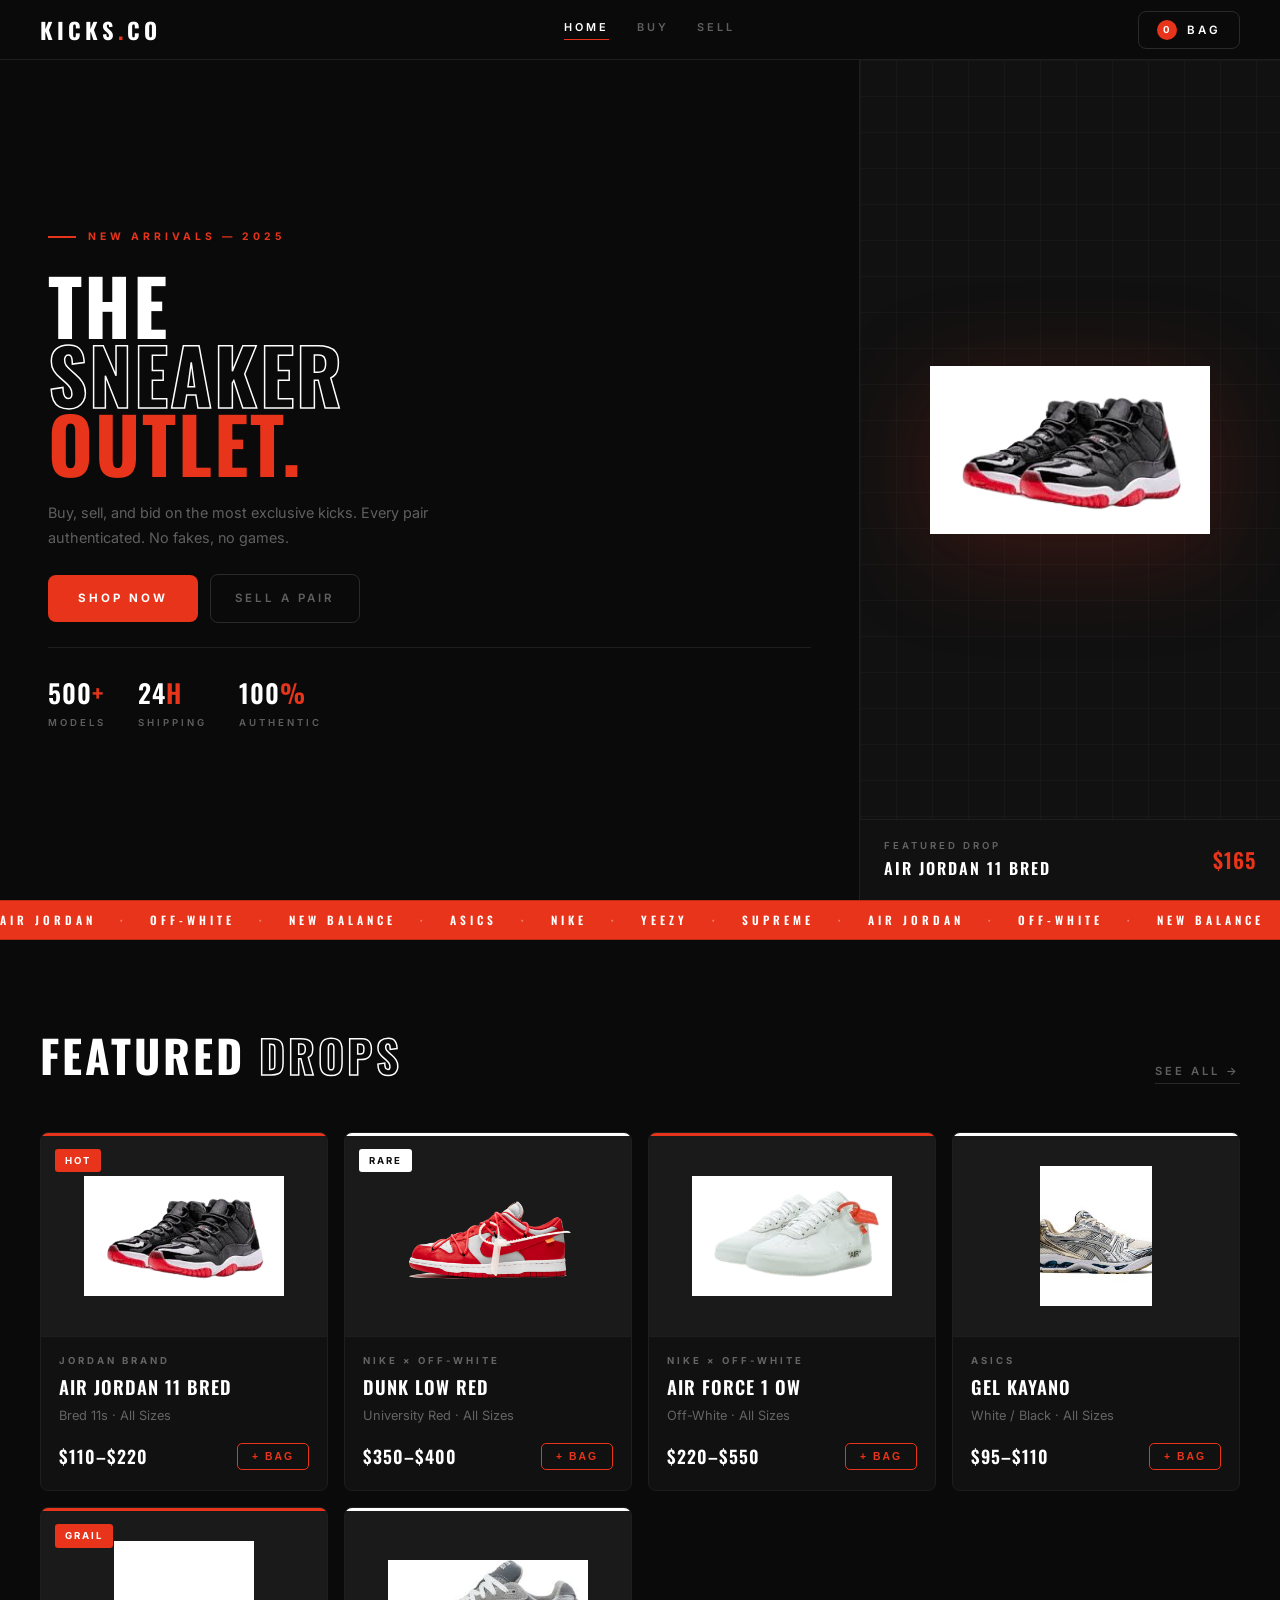
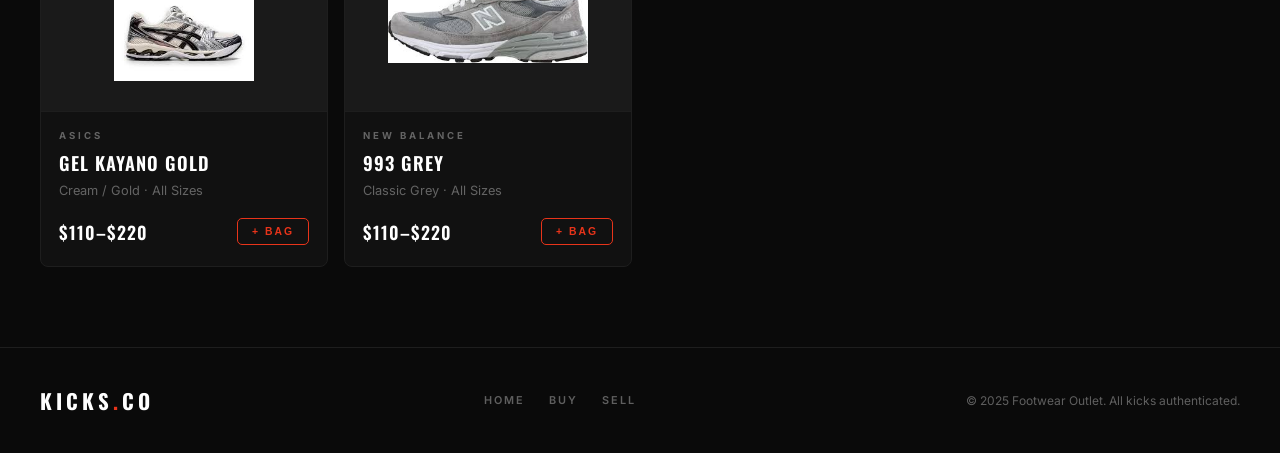
<file: index.html>
<!DOCTYPE html>
<html lang="en">
<head>
  <meta charset="UTF-8">
  <meta name="viewport" content="width=device-width, initial-scale=1.0">
  <title>Footwear Outlet</title>
  <link rel="preconnect" href="https://fonts.googleapis.com">
  <link href="https://fonts.googleapis.com/css2?family=Inter:wght@400;500;600;700;800;900&family=Oswald:wght@500;600;700&display=swap" rel="stylesheet">
  <link rel="stylesheet" href="Footwear.css">
</head>
<body>

<div class="cart-overlay" id="cartOverlay" onclick="toggleCart()"></div>
<aside class="cart-sidebar" id="cartSidebar">
  <div class="cart-header">
    <h2>YOUR BAG</h2>
    <button class="close-cart" onclick="toggleCart()">✕</button>
  </div>
  <div class="cart-items" id="cartItems">
    <p class="empty-cart-msg">Nothing in the bag yet.</p>
  </div>
  <div class="cart-footer">
    <div class="cart-total"><span>TOTAL</span><span id="cartTotal">$0</span></div>
    <button class="checkout-btn">CHECKOUT</button>
  </div>
</aside>

<nav class="navbar">
  <div class="nav-logo">KICKS<span>.</span>CO</div>
  <div class="nav-links">
    <a href="index.html" class="active">Home</a>
    <a href="Buyers_Page.html">Buy</a>
    <a href="Sellers_Page.html">Sell</a>
  </div>
  <button class="cart-btn" onclick="toggleCart()">
    <span class="cart-dot" id="cartCount">0</span>
    BAG
  </button>
</nav>

<!-- HERO -->
<section class="hero">
  <div class="hero-left">
    <div class="eyebrow">
      <div class="eyebrow-line"></div>
      <span class="eyebrow-text">New Arrivals — 2025</span>
    </div>
    <h1 class="hero-title">
      THE<br>
      <span class="outline">SNEAKER</span><br>
      <span class="accent">OUTLET.</span>
    </h1>
    <p class="hero-desc">Buy, sell, and bid on the most exclusive kicks. Every pair authenticated. No fakes, no games.</p>
    <div class="hero-btns">
      <a href="Buyers_Page.html" class="btn-main">Shop Now</a>
      <a href="Sellers_Page.html" class="btn-sec">Sell a Pair</a>
    </div>
    <div class="hero-stats">
      <div class="stat">
        <div class="stat-val">500<span>+</span></div>
        <div class="stat-lbl">Models</div>
      </div>
      <div class="stat">
        <div class="stat-val">24<span>H</span></div>
        <div class="stat-lbl">Shipping</div>
      </div>
      <div class="stat">
        <div class="stat-val">100<span>%</span></div>
        <div class="stat-lbl">Authentic</div>
      </div>
    </div>
  </div>
  <div class="hero-right">
    <div class="hero-right-top">
      <img src="s1.png" alt="Featured Sneaker" class="hero-shoe-img">
    </div>
    <div class="hero-right-bottom">
      <div>
        <div class="drop-label">Featured Drop</div>
        <div class="drop-name">Air Jordan 11 Bred</div>
      </div>
      <div class="drop-price">$165</div>
    </div>
  </div>
</section>

<!-- MARQUEE -->
<div class="marquee-bar">
  <div class="marquee-track">
    <span>Air Jordan</span><span class="sep">·</span>
    <span>Off-White</span><span class="sep">·</span>
    <span>New Balance</span><span class="sep">·</span>
    <span>Asics</span><span class="sep">·</span>
    <span>Nike</span><span class="sep">·</span>
    <span>Yeezy</span><span class="sep">·</span>
    <span>Supreme</span><span class="sep">·</span>
    <span>Air Jordan</span><span class="sep">·</span>
    <span>Off-White</span><span class="sep">·</span>
    <span>New Balance</span><span class="sep">·</span>
    <span>Asics</span><span class="sep">·</span>
    <span>Nike</span><span class="sep">·</span>
    <span>Yeezy</span><span class="sep">·</span>
    <span>Supreme</span><span class="sep">·</span>
  </div>
</div>

<!-- PRODUCTS -->
<section class="products-section">
  <div class="section-header">
    <h2 class="section-title">FEATURED <span class="title-outline">DROPS</span></h2>
    <a href="Buyers_Page.html" class="see-all">See All →</a>
  </div>
  <div class="products-grid">

    <div class="shoe-card">
      <div class="card-accent" style="background:#e8341a;"></div>
      <div class="card-badge">HOT</div>
      <div class="card-img-wrap"><img src="s1.png" alt="Air Jordan 11 Bred"></div>
      <div class="card-body">
        <span class="card-brand">JORDAN BRAND</span>
        <h3>Air Jordan 11 Bred</h3>
        <p>Bred 11s · All Sizes</p>
        <div class="card-footer-row">
          <span class="card-price">$110–$220</span>
          <button class="add-btn" onclick="addToCart('Air Jordan 11 Bred', 165)">+ BAG</button>
        </div>
      </div>
    </div>

    <div class="shoe-card">
      <div class="card-accent" style="background:#fff;"></div>
      <div class="card-badge" style="background:#fff;color:#111;">RARE</div>
      <div class="card-img-wrap"><img src="s2.png" alt="Off-White Dunk Low"></div>
      <div class="card-body">
        <span class="card-brand">NIKE × OFF-WHITE</span>
        <h3>Dunk Low Red</h3>
        <p>University Red · All Sizes</p>
        <div class="card-footer-row">
          <span class="card-price">$350–$400</span>
          <button class="add-btn" onclick="addToCart('Off-White Dunk Low', 375)">+ BAG</button>
        </div>
      </div>
    </div>

    <div class="shoe-card">
      <div class="card-accent" style="background:#e8341a;"></div>
      <div class="card-img-wrap"><img src="s3.png" alt="Off-White Air Force 1"></div>
      <div class="card-body">
        <span class="card-brand">NIKE × OFF-WHITE</span>
        <h3>Air Force 1 OW</h3>
        <p>Off-White · All Sizes</p>
        <div class="card-footer-row">
          <span class="card-price">$220–$550</span>
          <button class="add-btn" onclick="addToCart('Off-White Air Force 1', 385)">+ BAG</button>
        </div>
      </div>
    </div>

    <div class="shoe-card">
      <div class="card-accent" style="background:#fff;"></div>
      <div class="card-img-wrap"><img src="s4.png" alt="Asics Gel Kayano"></div>
      <div class="card-body">
        <span class="card-brand">ASICS</span>
        <h3>Gel Kayano</h3>
        <p>White / Black · All Sizes</p>
        <div class="card-footer-row">
          <span class="card-price">$95–$110</span>
          <button class="add-btn" onclick="addToCart('Asics Gel Kayano', 102)">+ BAG</button>
        </div>
      </div>
    </div>

    <div class="shoe-card">
      <div class="card-accent" style="background:#e8341a;"></div>
      <div class="card-badge">GRAIL</div>
      <div class="card-img-wrap"><img src="s5.png" alt="Asics Gel Kayano Gold"></div>
      <div class="card-body">
        <span class="card-brand">ASICS</span>
        <h3>Gel Kayano Gold</h3>
        <p>Cream / Gold · All Sizes</p>
        <div class="card-footer-row">
          <span class="card-price">$110–$220</span>
          <button class="add-btn" onclick="addToCart('Asics Gel Kayano Gold', 165)">+ BAG</button>
        </div>
      </div>
    </div>

    <div class="shoe-card">
      <div class="card-accent" style="background:#fff;"></div>
      <div class="card-img-wrap"><img src="s6.png" alt="New Balance 993"></div>
      <div class="card-body">
        <span class="card-brand">NEW BALANCE</span>
        <h3>993 Grey</h3>
        <p>Classic Grey · All Sizes</p>
        <div class="card-footer-row">
          <span class="card-price">$110–$220</span>
          <button class="add-btn" onclick="addToCart('New Balance 993', 165)">+ BAG</button>
        </div>
      </div>
    </div>

  </div>
</section>

<footer class="site-footer">
  <div class="footer-inner">
    <div class="footer-logo">KICKS<span>.</span>CO</div>
    <div class="footer-links">
      <a href="index.html">Home</a>
      <a href="Buyers_Page.html">Buy</a>
      <a href="Sellers_Page.html">Sell</a>
    </div>
    <p class="footer-copy">© 2025 Footwear Outlet. All kicks authenticated.</p>
  </div>
</footer>

<script src="Footwear.js"></script>
</body>
</html>
</file>
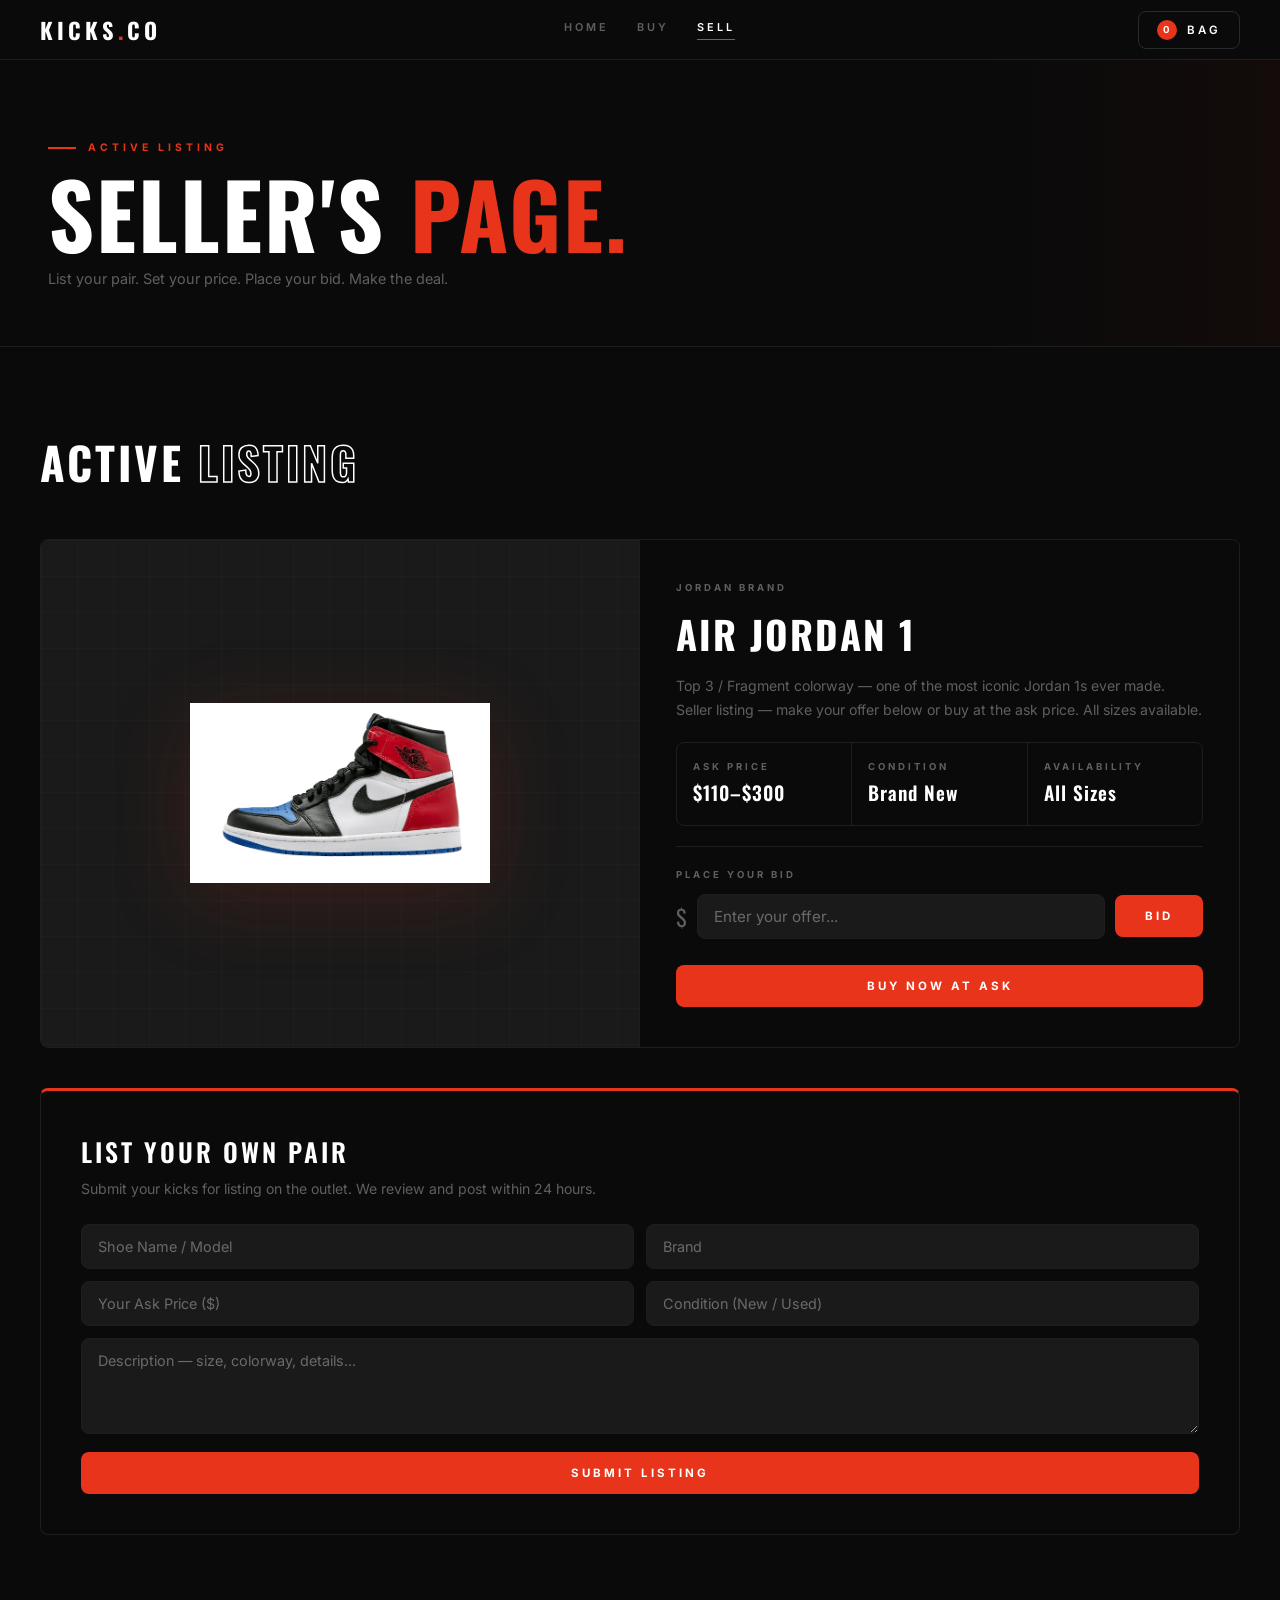
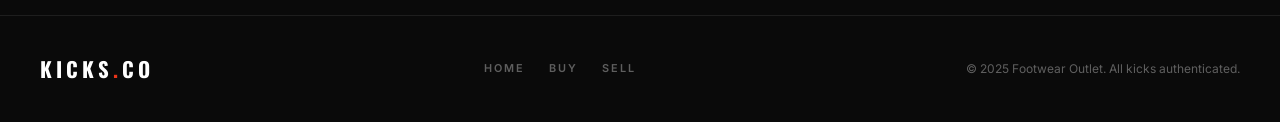
<file: Sellers_Page.html>
<!DOCTYPE html>
<html lang="en">
<head>
  <meta charset="UTF-8">
  <meta name="viewport" content="width=device-width, initial-scale=1.0">
  <title>Sell — Footwear Outlet</title>
  <link rel="preconnect" href="https://fonts.googleapis.com">
  <link href="https://fonts.googleapis.com/css2?family=Inter:wght@400;500;600;700;800;900&family=Oswald:wght@500;600;700&display=swap" rel="stylesheet">
  <link rel="stylesheet" href="Footwear.css">
</head>
<body>

<div class="cart-overlay" id="cartOverlay" onclick="toggleCart()"></div>
<aside class="cart-sidebar" id="cartSidebar">
  <div class="cart-header"><h2>YOUR BAG</h2><button class="close-cart" onclick="toggleCart()">✕</button></div>
  <div class="cart-items" id="cartItems"><p class="empty-cart-msg">Nothing in the bag yet.</p></div>
  <div class="cart-footer">
    <div class="cart-total"><span>TOTAL</span><span id="cartTotal">$0</span></div>
    <button class="checkout-btn">CHECKOUT</button>
  </div>
</aside>

<nav class="navbar">
  <div class="nav-logo"><a href="index.html" style="color:inherit;">KICKS<span>.</span>CO</a></div>
  <div class="nav-links">
    <a href="index.html">Home</a>
    <a href="Buyers_Page.html">Buy</a>
    <a href="Sellers_Page.html" class="active">Sell</a>
  </div>
  <button class="cart-btn" onclick="toggleCart()">
    <span class="cart-dot" id="cartCount">0</span>BAG
  </button>
</nav>

<section class="page-hero">
  <div class="eyebrow"><div class="eyebrow-line"></div><span class="eyebrow-text">Active Listing</span></div>
  <h1>SELLER'S <span class="accent">PAGE.</span></h1>
  <p>List your pair. Set your price. Place your bid. Make the deal.</p>
</section>

<section class="products-section">
  <div class="section-header">
    <h2 class="section-title">ACTIVE <span class="title-outline">LISTING</span></h2>
  </div>

  <div class="featured-item">
    <div class="featured-img-wrap">
      <img src="s8.png" alt="Air Jordan 1">
    </div>
    <div class="featured-details">
      <span class="card-brand">JORDAN BRAND</span>
      <h2 class="feat-name">Air Jordan 1</h2>
      <p class="feat-desc">Top 3 / Fragment colorway — one of the most iconic Jordan 1s ever made. Seller listing — make your offer below or buy at the ask price. All sizes available.</p>

      <div class="feat-stats">
        <div class="feat-stat">
          <p class="feat-stat-label">Ask Price</p>
          <p class="feat-stat-val">$110–$300</p>
        </div>
        <div class="feat-stat">
          <p class="feat-stat-label">Condition</p>
          <p class="feat-stat-val">Brand New</p>
        </div>
        <div class="feat-stat">
          <p class="feat-stat-label">Availability</p>
          <p class="feat-stat-val">All Sizes</p>
        </div>
      </div>

      <div class="bid-block">
        <p class="size-label">Place Your Bid</p>
        <div class="bid-row">
          <span class="dollar">$</span>
          <input type="number" id="counterbid" placeholder="Enter your offer..." min="1">
          <button class="btn-main" onclick="Counterbid()">BID</button>
        </div>
        <div class="bid-result" id="bidResult" style="display:none;">
          <div class="bid-result-inner">
            <p class="bid-label-sm">Your Bid</p>
            <p id="BID" class="bid-amount"></p>
            <p class="bid-note">Bid submitted. Seller will respond within 24 hours.</p>
          </div>
        </div>
      </div>

      <button class="btn-main btn-full" onclick="addToCart('Air Jordan 1 Top 3', 205)">BUY NOW AT ASK</button>
    </div>
  </div>

  <!-- LIST YOUR OWN -->
  <div class="sell-form-block">
    <div class="sell-form-header">
      <h3>List Your Own Pair</h3>
      <p>Submit your kicks for listing on the outlet. We review and post within 24 hours.</p>
    </div>
    <div class="sell-form">
      <div class="form-row">
        <input type="text" class="sell-input" placeholder="Shoe Name / Model">
        <input type="text" class="sell-input" placeholder="Brand">
      </div>
      <div class="form-row">
        <input type="number" class="sell-input" placeholder="Your Ask Price ($)">
        <input type="text" class="sell-input" placeholder="Condition (New / Used)">
      </div>
      <textarea class="sell-input" rows="4" placeholder="Description — size, colorway, details..."></textarea>
      <button class="btn-main btn-full" onclick="submitListing()">SUBMIT LISTING</button>
      <p id="listingMsg" class="listing-success" style="display:none;">✓ Listing submitted! We'll review and post within 24hrs.</p>
    </div>
  </div>

</section>

<footer class="site-footer">
  <div class="footer-inner">
    <div class="footer-logo">KICKS<span>.</span>CO</div>
    <div class="footer-links">
      <a href="index.html">Home</a>
      <a href="Buyers_Page.html">Buy</a>
      <a href="Sellers_Page.html">Sell</a>
    </div>
    <p class="footer-copy">© 2025 Footwear Outlet. All kicks authenticated.</p>
  </div>
</footer>

<script src="Footwear.js"></script>
</body>
</html>
</file>
<file: Footwear.css>
/* =============================================
   KICKS.CO — SHARP TECHY THEME
   Colors: Black #0a0a0a · Red #e8341a · White #fff
   Fonts: Oswald (display) · Inter (body)
============================================= */

:root {
  --black:   #0a0a0a;
  --surface: #111111;
  --surface2:#1a1a1a;
  --border:  #1e1e1e;
  --border2: #2a2a2a;
  --red:     #e8341a;
  --white:   #ffffff;
  --muted:   rgba(255,255,255,0.35);
  --font-display: 'Oswald', sans-serif;
  --font-body:    'Inter', sans-serif;
  --radius: 8px;
  --ease: 0.2s cubic-bezier(0.4,0,0.2,1);
}

*, *::before, *::after { box-sizing: border-box; margin: 0; padding: 0; }
html { scroll-behavior: smooth; }

body {
  background: var(--black);
  color: var(--white);
  font-family: var(--font-body);
  font-size: 16px;
  line-height: 1.6;
  overflow-x: hidden;
}

a { color: inherit; text-decoration: none; }

/* =============================================
   NAVBAR
============================================= */
.navbar {
  position: sticky;
  top: 0;
  z-index: 100;
  display: flex;
  align-items: center;
  justify-content: space-between;
  padding: 0 40px;
  height: 60px;
  background: var(--black);
  border-bottom: 1px solid var(--border);
}

.nav-logo {
  font-family: var(--font-display);
  font-size: 1.4rem;
  font-weight: 700;
  letter-spacing: 4px;
  color: var(--white);
  text-transform: uppercase;
}
.nav-logo span { color: var(--red); }

.nav-links { display: flex; gap: 28px; }
.nav-links a {
  font-size: 0.68rem;
  font-weight: 600;
  letter-spacing: 3px;
  color: var(--muted);
  text-transform: uppercase;
  transition: color var(--ease);
  padding-bottom: 3px;
  border-bottom: 1px solid transparent;
}
.nav-links a:hover { color: var(--white); }
.nav-links a.active { color: var(--white); border-bottom-color: var(--red); }

.cart-btn {
  display: flex;
  align-items: center;
  gap: 10px;
  background: transparent;
  border: 1px solid var(--border2);
  color: var(--white);
  font-family: var(--font-body);
  font-size: 0.72rem;
  font-weight: 600;
  letter-spacing: 3px;
  text-transform: uppercase;
  padding: 8px 18px;
  border-radius: var(--radius);
  cursor: pointer;
  transition: border-color var(--ease);
}
.cart-btn:hover { border-color: var(--red); }

.cart-dot {
  width: 20px; height: 20px;
  background: var(--red);
  border-radius: 50%;
  display: flex;
  align-items: center;
  justify-content: center;
  font-size: 0.6rem;
  font-weight: 700;
  color: var(--white);
}

/* =============================================
   CART SIDEBAR
============================================= */
.cart-overlay {
  position: fixed; inset: 0;
  background: rgba(0,0,0,0.7);
  z-index: 199;
  opacity: 0; pointer-events: none;
  transition: opacity var(--ease);
}
.cart-overlay.open { opacity: 1; pointer-events: all; }

.cart-sidebar {
  position: fixed;
  top: 0; right: 0;
  width: 380px; max-width: 100vw;
  height: 100vh;
  background: var(--surface);
  border-left: 1px solid var(--border);
  z-index: 200;
  display: flex;
  flex-direction: column;
  transform: translateX(100%);
  transition: transform 0.32s cubic-bezier(0.4,0,0.2,1);
}
.cart-sidebar.open { transform: translateX(0); }

.cart-header {
  display: flex;
  justify-content: space-between;
  align-items: center;
  padding: 22px 28px;
  border-bottom: 1px solid var(--border);
}
.cart-header h2 {
  font-family: var(--font-display);
  font-size: 1.3rem;
  font-weight: 600;
  letter-spacing: 4px;
  color: var(--white);
}
.close-cart {
  background: none; border: none;
  color: var(--muted); font-size: 1.1rem;
  cursor: pointer; transition: color var(--ease);
}
.close-cart:hover { color: var(--white); }

.cart-items {
  flex: 1; overflow-y: auto;
  padding: 20px 28px;
  display: flex; flex-direction: column; gap: 12px;
}

.empty-cart-msg {
  color: var(--muted);
  text-align: center;
  margin-top: 60px;
  font-size: 0.9rem;
}

.cart-item {
  display: flex;
  justify-content: space-between;
  align-items: center;
  background: var(--surface2);
  border-radius: var(--radius);
  padding: 14px 16px;
  border-left: 3px solid var(--red);
  animation: slideIn 0.22s ease;
}
@keyframes slideIn {
  from { opacity: 0; transform: translateX(16px); }
  to   { opacity: 1; transform: translateX(0); }
}
.cart-item-name { font-weight: 600; font-size: 0.88rem; }
.cart-item-price { color: var(--red); font-weight: 700; font-size: 0.85rem; margin-top: 2px; }
.cart-item-remove {
  background: none; border: none;
  color: var(--muted); cursor: pointer;
  font-size: 1rem; margin-left: 12px;
  transition: color var(--ease);
}
.cart-item-remove:hover { color: var(--red); }

.cart-footer {
  padding: 22px 28px;
  border-top: 1px solid var(--border);
  display: flex; flex-direction: column; gap: 14px;
}
.cart-total {
  display: flex;
  justify-content: space-between;
  font-size: 0.72rem;
  font-weight: 700;
  letter-spacing: 3px;
  text-transform: uppercase;
  color: var(--muted);
}
.cart-total span:last-child {
  font-family: var(--font-display);
  font-size: 1.6rem;
  color: var(--white);
  letter-spacing: 2px;
}

.checkout-btn {
  background: var(--red);
  color: var(--white);
  font-family: var(--font-body);
  font-size: 0.72rem;
  font-weight: 700;
  letter-spacing: 3px;
  text-transform: uppercase;
  border: none;
  border-radius: var(--radius);
  padding: 16px;
  cursor: pointer;
  transition: opacity var(--ease);
}
.checkout-btn:hover { opacity: 0.85; }

/* =============================================
   HERO
============================================= */
.hero {
  display: grid;
  grid-template-columns: 1fr 420px;
  min-height: calc(100vh - 60px);
  max-height: 700px;
}

.hero-left {
  padding: 60px 48px;
  display: flex;
  flex-direction: column;
  justify-content: center;
  gap: 24px;
  border-right: 1px solid var(--border);
}

.eyebrow {
  display: flex;
  align-items: center;
  gap: 12px;
}
.eyebrow-line {
  width: 28px; height: 2px;
  background: var(--red);
  flex-shrink: 0;
}
.eyebrow-text {
  font-size: 0.65rem;
  font-weight: 700;
  letter-spacing: 4px;
  color: var(--red);
  text-transform: uppercase;
}

.hero-title {
  font-family: var(--font-display);
  font-size: clamp(3.5rem, 6vw, 5.5rem);
  font-weight: 700;
  line-height: 0.9;
  letter-spacing: 2px;
  text-transform: uppercase;
  color: var(--white);
}
.hero-title .outline {
  -webkit-text-stroke: 1.5px var(--white);
  color: transparent;
}
.hero-title .accent { color: var(--red); }

.hero-desc {
  font-size: 0.9rem;
  color: var(--muted);
  line-height: 1.7;
  max-width: 400px;
  font-weight: 400;
}

.hero-btns { display: flex; gap: 12px; align-items: center; }

.btn-main {
  display: inline-block;
  background: var(--red);
  color: var(--white);
  font-family: var(--font-body);
  font-size: 0.72rem;
  font-weight: 700;
  letter-spacing: 3px;
  text-transform: uppercase;
  padding: 14px 30px;
  border-radius: var(--radius);
  border: none;
  cursor: pointer;
  transition: opacity var(--ease), transform var(--ease);
}
.btn-main:hover { opacity: 0.85; transform: scale(0.97); }

.btn-sec {
  display: inline-block;
  background: transparent;
  color: var(--muted);
  font-family: var(--font-body);
  font-size: 0.72rem;
  font-weight: 600;
  letter-spacing: 3px;
  text-transform: uppercase;
  padding: 14px 24px;
  border-radius: var(--radius);
  border: 1px solid var(--border2);
  cursor: pointer;
  transition: border-color var(--ease), color var(--ease);
}
.btn-sec:hover { border-color: var(--white); color: var(--white); }

.hero-stats {
  display: flex;
  gap: 32px;
  padding-top: 24px;
  border-top: 1px solid var(--border);
}
.stat-val {
  font-family: var(--font-display);
  font-size: 1.6rem;
  font-weight: 600;
  color: var(--white);
  letter-spacing: 1px;
}
.stat-val span { color: var(--red); }
.stat-lbl {
  font-size: 0.6rem;
  font-weight: 600;
  letter-spacing: 3px;
  text-transform: uppercase;
  color: var(--muted);
  margin-top: 3px;
}

/* hero right panel */
.hero-right {
  background: var(--surface);
  display: flex;
  flex-direction: column;
}

.hero-right-top {
  flex: 1;
  display: flex;
  align-items: center;
  justify-content: center;
  padding: 40px 28px 20px;
  position: relative;
  overflow: hidden;
}

.hero-right-top::before {
  content: '';
  position: absolute; inset: 0;
  background-image:
    linear-gradient(rgba(255,255,255,0.025) 1px, transparent 1px),
    linear-gradient(90deg, rgba(255,255,255,0.025) 1px, transparent 1px);
  background-size: 36px 36px;
}

.hero-shoe-img {
  width: 100%;
  max-width: 280px;
  object-fit: contain;
  position: relative;
  z-index: 2;
  filter: drop-shadow(0 20px 50px rgba(232,52,26,0.2));
  animation: floatShoe 3.5s ease-in-out infinite;
}
@keyframes floatShoe {
  0%,100% { transform: translateY(0) rotate(-8deg); }
  50%      { transform: translateY(-16px) rotate(-8deg); }
}

.hero-right-bottom {
  border-top: 1px solid var(--border);
  padding: 18px 24px;
  display: flex;
  align-items: center;
  justify-content: space-between;
}
.drop-label {
  font-size: 0.6rem;
  font-weight: 600;
  letter-spacing: 3px;
  text-transform: uppercase;
  color: var(--muted);
  margin-bottom: 3px;
}
.drop-name {
  font-family: var(--font-display);
  font-size: 1rem;
  font-weight: 600;
  letter-spacing: 2px;
  text-transform: uppercase;
  color: var(--white);
}
.drop-price {
  font-family: var(--font-display);
  font-size: 1.3rem;
  font-weight: 600;
  color: var(--red);
  letter-spacing: 1px;
}

/* =============================================
   MARQUEE
============================================= */
.marquee-bar {
  background: var(--red);
  overflow: hidden;
  padding: 10px 0;
  border-top: 1px solid rgba(0,0,0,0.2);
  border-bottom: 1px solid rgba(0,0,0,0.2);
}
.marquee-track {
  display: flex;
  gap: 24px;
  width: max-content;
  animation: marquee 20s linear infinite;
}
@keyframes marquee {
  from { transform: translateX(0); }
  to   { transform: translateX(-50%); }
}
.marquee-track span {
  font-family: var(--font-display);
  font-size: 0.72rem;
  font-weight: 600;
  letter-spacing: 4px;
  color: var(--white);
  text-transform: uppercase;
  white-space: nowrap;
}
.marquee-track .sep { opacity: 0.4; }

/* =============================================
   PRODUCTS
============================================= */
.products-section {
  padding: 80px 40px;
  max-width: 1300px;
  margin: 0 auto;
}

.section-header {
  display: flex;
  align-items: baseline;
  justify-content: space-between;
  margin-bottom: 40px;
}
.section-title {
  font-family: var(--font-display);
  font-size: clamp(2rem, 3.5vw, 2.8rem);
  font-weight: 700;
  letter-spacing: 3px;
  text-transform: uppercase;
  color: var(--white);
}
.title-outline {
  -webkit-text-stroke: 1.5px var(--white);
  color: transparent;
}
.see-all {
  font-size: 0.7rem;
  font-weight: 600;
  letter-spacing: 3px;
  text-transform: uppercase;
  color: var(--muted);
  border-bottom: 1px solid var(--border2);
  padding-bottom: 2px;
  transition: color var(--ease), border-color var(--ease);
}
.see-all:hover { color: var(--red); border-color: var(--red); }

.products-grid {
  display: grid;
  grid-template-columns: repeat(auto-fill, minmax(280px, 1fr));
  gap: 16px;
}

.shoe-card {
  background: var(--surface);
  border: 1px solid var(--border);
  border-radius: var(--radius);
  overflow: hidden;
  cursor: pointer;
  position: relative;
  transition: transform var(--ease), border-color var(--ease), box-shadow var(--ease);
}
.shoe-card:hover {
  transform: translateY(-4px);
  border-color: var(--border2);
  box-shadow: 0 16px 40px rgba(0,0,0,0.4);
}

.card-accent {
  height: 3px;
  width: 100%;
}

.card-badge {
  position: absolute;
  top: 16px; left: 14px;
  background: var(--red);
  color: var(--white);
  font-size: 0.6rem;
  font-weight: 700;
  letter-spacing: 2px;
  text-transform: uppercase;
  padding: 4px 10px;
  border-radius: 3px;
}

.card-img-wrap {
  background: var(--surface2);
  padding: 30px 24px;
  display: flex;
  align-items: center;
  justify-content: center;
  min-height: 190px;
}
.card-img-wrap img {
  width: 100%;
  max-width: 200px;
  height: 140px;
  object-fit: contain;
  transition: transform 0.35s cubic-bezier(0.4,0,0.2,1);
}
.shoe-card:hover .card-img-wrap img { transform: scale(1.07) rotate(-3deg); }

.card-body {
  padding: 16px 18px 20px;
  border-top: 1px solid var(--border);
  display: flex;
  flex-direction: column;
  gap: 4px;
}
.card-brand {
  font-size: 0.6rem;
  font-weight: 700;
  letter-spacing: 3px;
  text-transform: uppercase;
  color: var(--muted);
}
.card-body h3 {
  font-family: var(--font-display);
  font-size: 1.15rem;
  font-weight: 600;
  letter-spacing: 1px;
  text-transform: uppercase;
  color: var(--white);
}
.card-body p { font-size: 0.8rem; color: var(--muted); }

.card-footer-row {
  display: flex;
  justify-content: space-between;
  align-items: center;
  margin-top: 12px;
}
.card-price {
  font-family: var(--font-display);
  font-size: 1.1rem;
  font-weight: 600;
  letter-spacing: 1px;
  color: var(--white);
}
.add-btn {
  background: transparent;
  color: var(--red);
  border: 1px solid var(--red);
  font-size: 0.65rem;
  font-weight: 700;
  letter-spacing: 2px;
  text-transform: uppercase;
  padding: 7px 14px;
  border-radius: 5px;
  cursor: pointer;
  transition: background var(--ease), color var(--ease);
}
.add-btn:hover { background: var(--red); color: var(--white); }

/* =============================================
   PAGE HERO (inner pages)
============================================= */
.page-hero {
  padding: 80px 48px 56px;
  border-bottom: 1px solid var(--border);
  position: relative;
  overflow: hidden;
}
.page-hero::before {
  content: '';
  position: absolute; top: 0; right: 0;
  width: 300px; height: 100%;
  background: linear-gradient(90deg, transparent, rgba(232,52,26,0.04));
  pointer-events: none;
}
.page-hero .eyebrow { margin-bottom: 16px; }
.page-hero h1 {
  font-family: var(--font-display);
  font-size: clamp(3rem, 7vw, 6rem);
  font-weight: 700;
  line-height: 0.9;
  letter-spacing: 2px;
  text-transform: uppercase;
  color: var(--white);
  margin-bottom: 14px;
}
.page-hero h1 .accent { color: var(--red); }
.page-hero h1 .outline { -webkit-text-stroke: 1.5px var(--white); color: transparent; }
.page-hero p { color: var(--muted); font-size: 0.9rem; }

/* =============================================
   FEATURED ITEM (inner pages)
============================================= */
.featured-item {
  display: grid;
  grid-template-columns: 1fr 1fr;
  gap: 0;
  border: 1px solid var(--border);
  border-radius: var(--radius);
  overflow: hidden;
  margin-bottom: 40px;
}

.featured-img-wrap {
  background: var(--surface2);
  display: flex;
  align-items: center;
  justify-content: center;
  padding: 60px 40px;
  border-right: 1px solid var(--border);
  position: relative;
  overflow: hidden;
  min-height: 360px;
}
.featured-img-wrap::before {
  content: '';
  position: absolute; inset: 0;
  background-image:
    linear-gradient(rgba(255,255,255,0.02) 1px, transparent 1px),
    linear-gradient(90deg, rgba(255,255,255,0.02) 1px, transparent 1px);
  background-size: 36px 36px;
}
.featured-img-wrap img {
  width: 100%;
  max-width: 300px;
  object-fit: contain;
  position: relative;
  z-index: 2;
  filter: drop-shadow(0 16px 40px rgba(232,52,26,0.15));
  animation: floatShoe 3.5s ease-in-out infinite;
}

.featured-details {
  padding: 40px 36px;
  display: flex;
  flex-direction: column;
  gap: 20px;
}
.feat-name {
  font-family: var(--font-display);
  font-size: clamp(1.8rem, 3vw, 2.4rem);
  font-weight: 700;
  letter-spacing: 2px;
  text-transform: uppercase;
  color: var(--white);
  line-height: 1;
}
.feat-desc {
  font-size: 0.88rem;
  color: var(--muted);
  line-height: 1.7;
}
.feat-stats {
  display: flex;
  border: 1px solid var(--border);
  border-radius: var(--radius);
  overflow: hidden;
}
.feat-stat {
  flex: 1;
  padding: 16px;
  border-right: 1px solid var(--border);
}
.feat-stat:last-child { border-right: none; }
.feat-stat-label {
  font-size: 0.6rem;
  font-weight: 700;
  letter-spacing: 3px;
  text-transform: uppercase;
  color: var(--muted);
  margin-bottom: 4px;
}
.feat-stat-val {
  font-family: var(--font-display);
  font-size: 1.2rem;
  font-weight: 600;
  letter-spacing: 1px;
  color: var(--white);
}

/* size picker */
.size-picker { display: flex; flex-direction: column; gap: 10px; }
.size-label {
  font-size: 0.6rem;
  font-weight: 700;
  letter-spacing: 3px;
  text-transform: uppercase;
  color: var(--muted);
}
.size-grid { display: flex; flex-wrap: wrap; gap: 8px; }
.size-btn {
  background: var(--surface2);
  border: 1px solid var(--border);
  color: var(--muted);
  font-family: var(--font-body);
  font-size: 0.8rem;
  font-weight: 600;
  padding: 8px 14px;
  border-radius: 5px;
  cursor: pointer;
  transition: border-color var(--ease), color var(--ease), background var(--ease);
}
.size-btn:hover { border-color: var(--white); color: var(--white); }
.size-btn.selected { background: var(--red); border-color: var(--red); color: var(--white); }

/* bid block */
.bid-block {
  display: flex;
  flex-direction: column;
  gap: 12px;
  padding-top: 20px;
  border-top: 1px solid var(--border);
}
.bid-row { display: flex; align-items: center; gap: 10px; }
.dollar {
  font-family: var(--font-display);
  font-size: 1.4rem;
  color: var(--muted);
}
.bid-row input {
  flex: 1;
  background: var(--surface2);
  border: 1px solid var(--border);
  color: var(--white);
  font-family: var(--font-body);
  font-size: 0.95rem;
  padding: 12px 16px;
  border-radius: var(--radius);
  outline: none;
  transition: border-color var(--ease);
}
.bid-row input:focus { border-color: var(--red); }
.bid-row input::placeholder { color: var(--muted); }

.bid-result { margin-top: 4px; }
.bid-result-inner {
  background: rgba(232,52,26,0.06);
  border: 1px solid rgba(232,52,26,0.3);
  border-radius: var(--radius);
  padding: 16px 20px;
  animation: slideIn 0.22s ease;
}
.bid-label-sm {
  font-size: 0.6rem; font-weight: 700;
  letter-spacing: 3px; text-transform: uppercase;
  color: var(--muted); margin-bottom: 4px;
}
.bid-amount {
  font-family: var(--font-display);
  font-size: 2.2rem;
  font-weight: 600;
  color: var(--red);
  letter-spacing: 2px;
}
.bid-note { font-size: 0.8rem; color: var(--muted); margin-top: 4px; }

/* sell form */
.sell-form-block {
  border: 1px solid var(--border);
  border-top: 3px solid var(--red);
  border-radius: var(--radius);
  padding: 40px;
}
.sell-form-header { margin-bottom: 24px; }
.sell-form-header h3 {
  font-family: var(--font-display);
  font-size: 1.6rem;
  font-weight: 600;
  letter-spacing: 3px;
  text-transform: uppercase;
  margin-bottom: 6px;
}
.sell-form-header p { color: var(--muted); font-size: 0.88rem; }

.sell-form { display: flex; flex-direction: column; gap: 12px; }
.form-row { display: grid; grid-template-columns: 1fr 1fr; gap: 12px; }
.sell-input {
  background: var(--surface2);
  border: 1px solid var(--border);
  color: var(--white);
  font-family: var(--font-body);
  font-size: 0.9rem;
  padding: 13px 16px;
  border-radius: var(--radius);
  outline: none;
  width: 100%;
  transition: border-color var(--ease);
  resize: vertical;
}
.sell-input:focus { border-color: var(--red); }
.sell-input::placeholder { color: var(--muted); }

.btn-full { width: 100%; margin-top: 6px; }
.listing-success {
  color: #18a84a;
  font-size: 0.85rem;
  font-weight: 600;
  letter-spacing: 1px;
  text-align: center;
  margin-top: 8px;
}

/* =============================================
   FOOTER
============================================= */
.site-footer {
  border-top: 1px solid var(--border);
  padding: 36px 40px;
}
.footer-inner {
  max-width: 1300px;
  margin: 0 auto;
  display: flex;
  align-items: center;
  justify-content: space-between;
  flex-wrap: wrap;
  gap: 16px;
}
.footer-logo {
  font-family: var(--font-display);
  font-size: 1.3rem;
  font-weight: 700;
  letter-spacing: 4px;
  color: var(--white);
}
.footer-logo span { color: var(--red); }
.footer-links { display: flex; gap: 24px; }
.footer-links a {
  font-size: 0.68rem;
  font-weight: 600;
  letter-spacing: 2px;
  text-transform: uppercase;
  color: var(--muted);
  transition: color var(--ease);
}
.footer-links a:hover { color: var(--red); }
.footer-copy { font-size: 0.75rem; color: var(--muted); }

/* =============================================
   RESPONSIVE
============================================= */
@media (max-width: 900px) {
  .hero { grid-template-columns: 1fr; max-height: none; }
  .hero-left { padding: 48px 24px; }
  .hero-right { min-height: 300px; border-left: none; border-top: 1px solid var(--border); }
  .featured-item { grid-template-columns: 1fr; }
  .featured-img-wrap { border-right: none; border-bottom: 1px solid var(--border); min-height: 260px; }
  .featured-details { padding: 28px 24px; }
  .products-section { padding: 60px 20px; }
  .page-hero { padding: 60px 24px 40px; }
  .sell-form-block { padding: 28px 20px; }
  .navbar { padding: 0 20px; }
  .form-row { grid-template-columns: 1fr; }
  .footer-inner { flex-direction: column; align-items: flex-start; gap: 12px; }
}

@media (max-width: 560px) {
  .products-grid { grid-template-columns: 1fr; }
  .hero-title { font-size: 3rem; }
  .nav-links { gap: 16px; }
  .feat-stats { flex-direction: column; }
  .feat-stat { border-right: none; border-bottom: 1px solid var(--border); }
  .feat-stat:last-child { border-bottom: none; }
}
</file>
